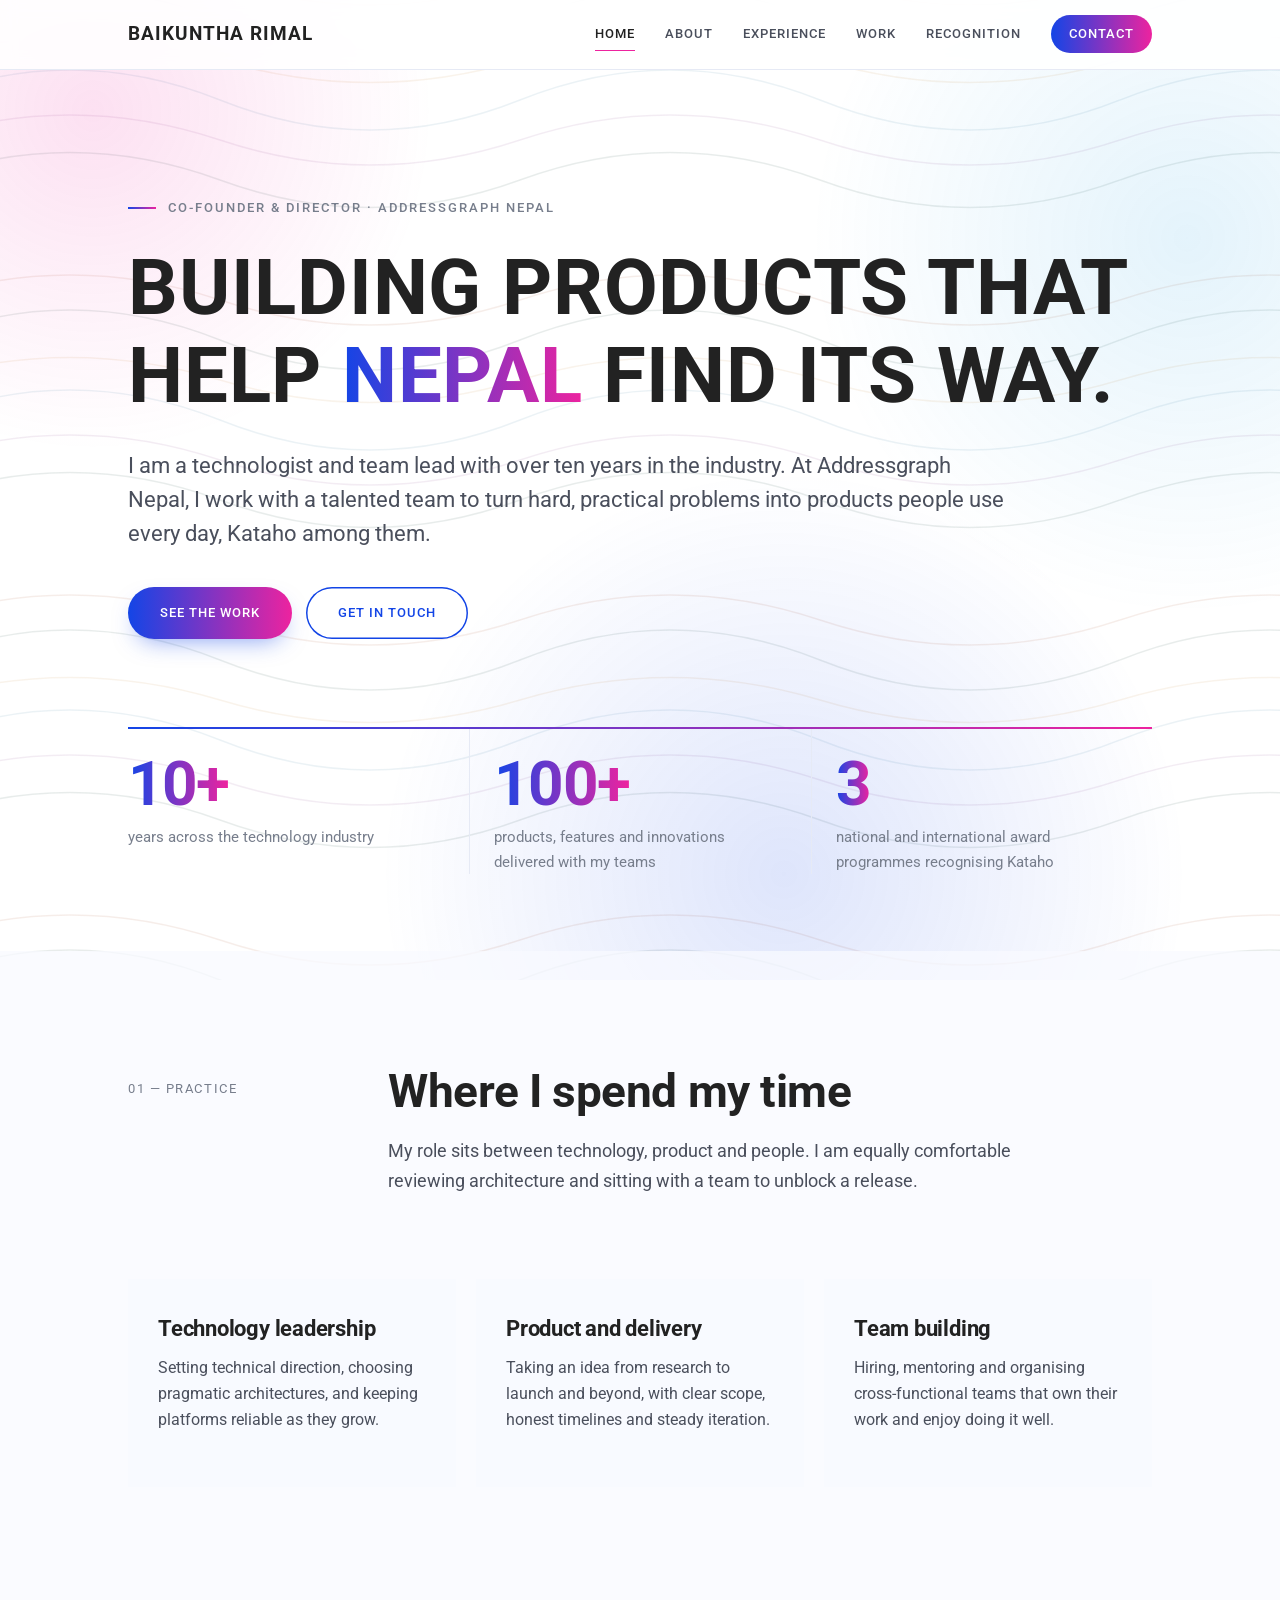
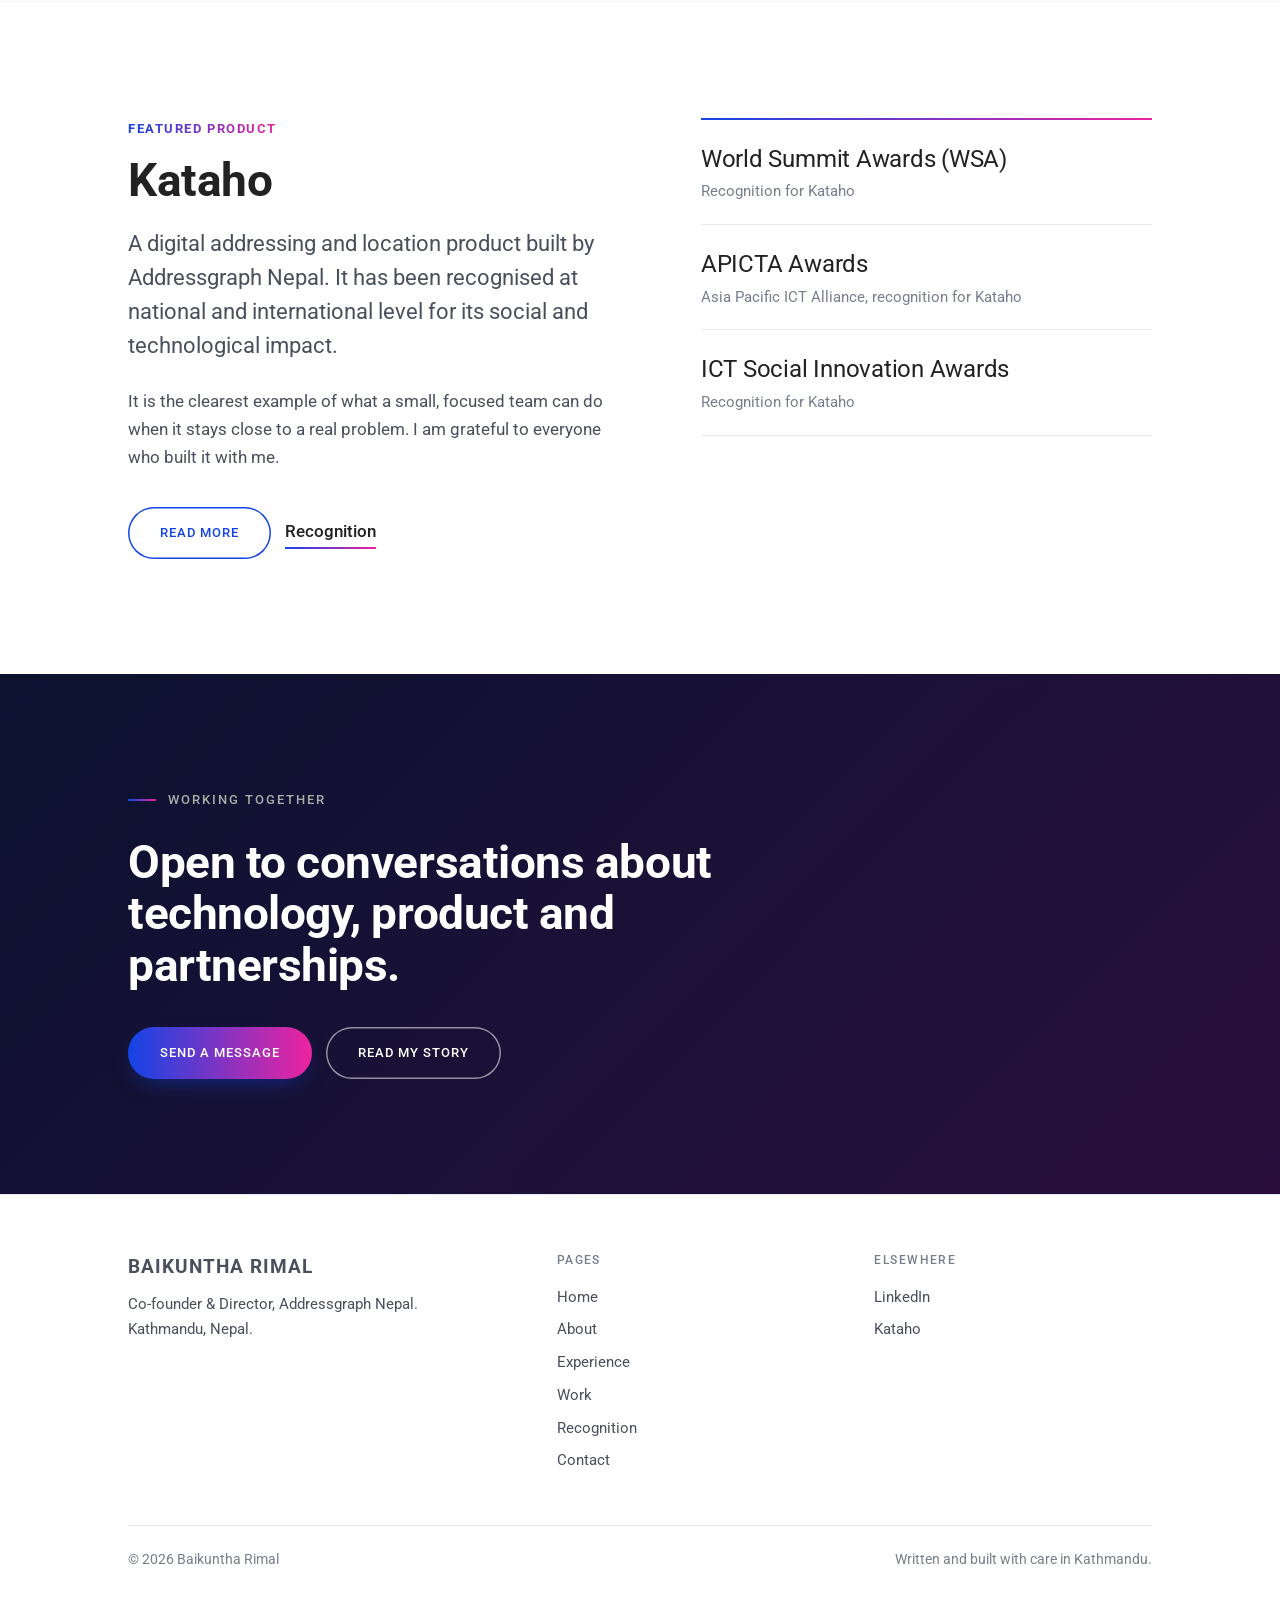
<file: index.html>
<!DOCTYPE html>
<html lang="en">
<head>
<meta charset="utf-8">
<meta name="viewport" content="width=device-width, initial-scale=1">
<title>Baikuntha Rimal | Co-founder & Director, Addressgraph Nepal</title>
<meta name="description" content="Baikuntha Rimal is Co-founder and Director of Addressgraph Nepal, a technology team lead with 10+ years of experience and the force behind award-winning products such as Kataho.">
<meta name="author" content="Baikuntha Rimal">
<meta property="og:type" content="website">
<meta property="og:title" content="Baikuntha Rimal | Co-founder & Director, Addressgraph Nepal">
<meta property="og:description" content="Baikuntha Rimal is Co-founder and Director of Addressgraph Nepal, a technology team lead with 10+ years of experience and the force behind award-winning products such as Kataho.">
<meta name="theme-color" content="#f5f2ec">
<link rel="icon" href="assets/favicon.svg" type="image/svg+xml">
<link rel="preconnect" href="https://fonts.googleapis.com">
<link rel="preconnect" href="https://fonts.gstatic.com" crossorigin>
<link href="https://fonts.googleapis.com/css2?family=Roboto:wght@300;400;500;700&display=swap" rel="stylesheet">
<link rel="stylesheet" href="css/style.css">
</head>
<body>
<a class="skip" href="#main">Skip to content</a>
<header class="site-header">
  <div class="wrap">
    <a class="brand" href="index.html">Baikuntha Rimal</a>
    <button class="menu-btn" aria-expanded="false" aria-controls="site-nav">Menu</button>
    <nav class="nav" id="site-nav" aria-label="Main"><a href="index.html" aria-current="page">Home</a><a href="about.html">About</a><a href="experience.html">Experience</a><a href="work.html">Work</a><a href="recognition.html">Recognition</a><a class="nav-cta" href="contact.html">Contact</a></nav>
  </div>
</header>
<main id="main">

<section class="hero">
  <div class="wrap">
    <div class="eyebrow">Co-founder &amp; Director &middot; Addressgraph Nepal</div>
    <h1>Building products that help <em>Nepal</em> find its way.</h1>
    <p class="lede">I am a technologist and team lead with over ten years in the industry. At Addressgraph Nepal, I work with a talented team to turn hard, practical problems into products people use every day, Kataho among them.</p>
    <div class="actions">
      <a class="btn" href="work.html">See the work</a>
      <a class="btn ghost" href="contact.html">Get in touch</a>
    </div>
    <div class="figures">
      <div class="figure"><strong>10+</strong><span>years across the technology industry</span></div>
      <div class="figure"><strong>100+</strong><span>products, features and innovations delivered with my teams</span></div>
      <div class="figure"><strong>3</strong><span>national and international award programmes recognising Kataho</span></div>
    </div>
  </div>
</section>

<section class="tinted">
  <div class="wrap">
    <div class="sec-head reveal"><div class="num">01 &mdash; Practice</div><div><h2>Where I spend my time</h2><p>My role sits between technology, product and people. I am equally comfortable reviewing architecture and sitting with a team to unblock a release.</p></div></div>
    <div class="cols-3 reveal">
      <div class="col"><h3>Technology leadership</h3><p>Setting technical direction, choosing pragmatic architectures, and keeping platforms reliable as they grow.</p></div>
      <div class="col"><h3>Product and delivery</h3><p>Taking an idea from research to launch and beyond, with clear scope, honest timelines and steady iteration.</p></div>
      <div class="col"><h3>Team building</h3><p>Hiring, mentoring and organising cross-functional teams that own their work and enjoy doing it well.</p></div>
    </div>
  </div>
</section>

<section>
  <div class="wrap">
    <div class="feature">
      <div class="reveal">
        <div class="tag">Featured product</div>
        <h2>Kataho</h2>
        <p class="lede" style="margin-top:20px">A digital addressing and location product built by Addressgraph Nepal. It has been recognised at national and international level for its social and technological impact.</p>
        <p style="color:var(--ink-2)">It is the clearest example of what a small, focused team can do when it stays close to a real problem. I am grateful to everyone who built it with me.</p>
        <div class="actions"><a class="btn ghost" href="work.html">Read more</a><a class="link-arrow" style="align-self:center" href="recognition.html">Recognition</a></div>
      </div>
      <ul class="awards reveal">
        <li><b>World Summit Awards (WSA)</b><span>Recognition for Kataho</span></li>
        <li><b>APICTA Awards</b><span>Asia Pacific ICT Alliance, recognition for Kataho</span></li>
        <li><b>ICT Social Innovation Awards</b><span>Recognition for Kataho</span></li>
      </ul>
    </div>
  </div>
</section>

<section class="dark">
  <div class="wrap">
    <div class="eyebrow reveal">Working together</div>
    <h2 class="reveal" style="max-width:16em">Open to conversations about technology, product and partnerships.</h2>
    <div class="actions reveal"><a class="btn" href="contact.html">Send a message</a><a class="btn ghost" href="about.html">Read my story</a></div>
  </div>
</section>

</main>
<footer class="site-footer">
  <div class="wrap">
    <div class="foot-grid">
      <div>
        <a class="brand" href="index.html">Baikuntha Rimal</a>
        <p>Co-founder &amp; Director, Addressgraph Nepal.<br>Kathmandu, Nepal.</p>
      </div>
      <div>
        <h4>Pages</h4>
        <ul><li><a href="index.html">Home</a></li><li><a href="about.html">About</a></li><li><a href="experience.html">Experience</a></li><li><a href="work.html">Work</a></li><li><a href="recognition.html">Recognition</a></li><li><a href="contact.html">Contact</a></li></ul>
      </div>
      <div>
        <h4>Elsewhere</h4>
        <ul><li><a href="https://www.linkedin.com/in/baikuntharimal/" target="_blank" rel="noopener noreferrer">LinkedIn</a></li>
        <li><a href="https://kataho.com" target="_blank" rel="noopener noreferrer">Kataho</a></li></ul>
      </div>
    </div>
    <div class="legal"><span>&copy; 2026 Baikuntha Rimal</span><span>Written and built with care in Kathmandu.</span></div>
  </div>
</footer>
<script src="js/main.js"></script>
</body>
</html>
</file>
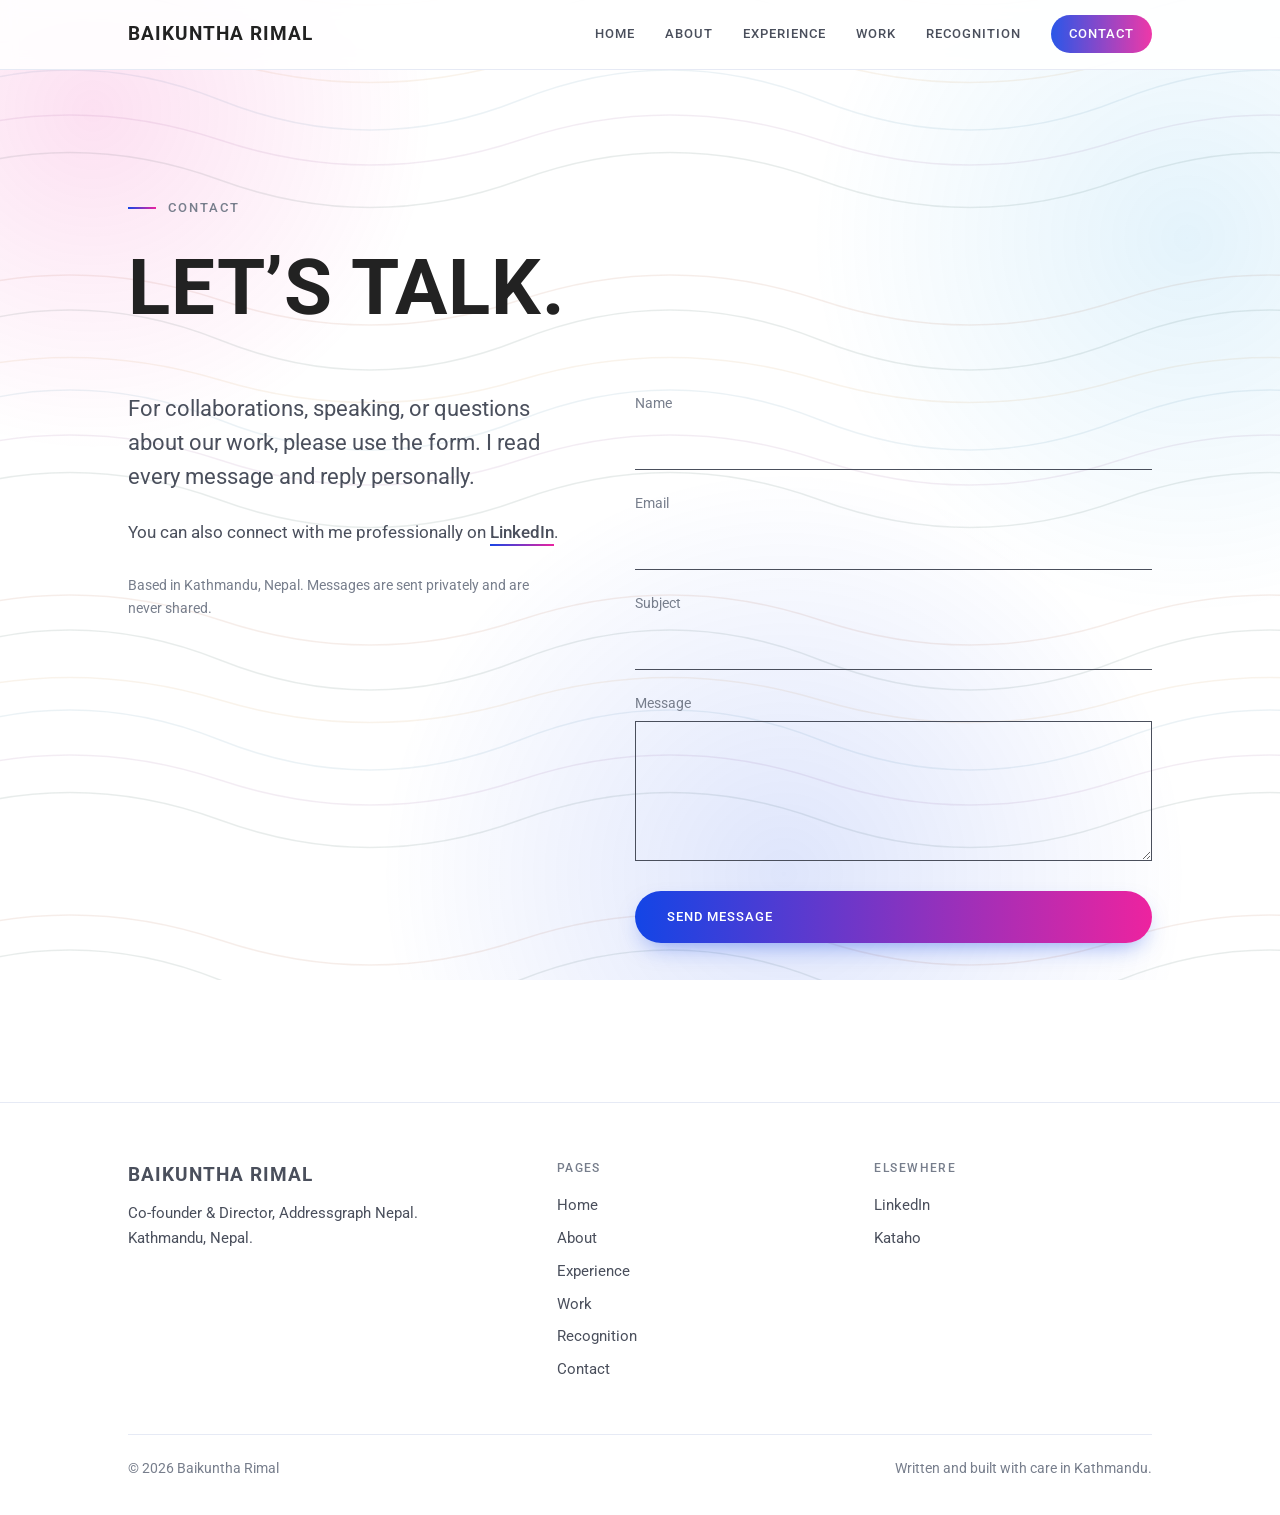
<file: contact.html>
<!DOCTYPE html>
<html lang="en">
<head>
<meta charset="utf-8">
<meta name="viewport" content="width=device-width, initial-scale=1">
<title>Contact | Baikuntha Rimal</title>
<meta name="description" content="Contact Baikuntha Rimal, Co-founder and Director of Addressgraph Nepal.">
<meta name="author" content="Baikuntha Rimal">
<meta property="og:type" content="website">
<meta property="og:title" content="Contact | Baikuntha Rimal">
<meta property="og:description" content="Contact Baikuntha Rimal, Co-founder and Director of Addressgraph Nepal.">
<meta name="theme-color" content="#f5f2ec">
<link rel="icon" href="assets/favicon.svg" type="image/svg+xml">
<link rel="preconnect" href="https://fonts.googleapis.com">
<link rel="preconnect" href="https://fonts.gstatic.com" crossorigin>
<link href="https://fonts.googleapis.com/css2?family=Roboto:wght@300;400;500;700&display=swap" rel="stylesheet">
<link rel="stylesheet" href="css/style.css">
</head>
<body>
<a class="skip" href="#main">Skip to content</a>
<header class="site-header">
  <div class="wrap">
    <a class="brand" href="index.html">Baikuntha Rimal</a>
    <button class="menu-btn" aria-expanded="false" aria-controls="site-nav">Menu</button>
    <nav class="nav" id="site-nav" aria-label="Main"><a href="index.html">Home</a><a href="about.html">About</a><a href="experience.html">Experience</a><a href="work.html">Work</a><a href="recognition.html">Recognition</a><a class="nav-cta" href="contact.html" aria-current="page">Contact</a></nav>
  </div>
</header>
<main id="main">

<section class="hero" style="padding-bottom:40px">
  <div class="wrap">
    <div class="eyebrow">Contact</div>
    <h1>Let&rsquo;s talk.</h1>
  </div>
</section>
<section style="padding-top:20px">
  <div class="wrap contact-grid">
    <div class="reveal">
      <p class="lede">For collaborations, speaking, or questions about our work, please use the form. I read every message and reply personally.</p>
      <p style="color:var(--ink-2)">You can also connect with me professionally on <a class="link-arrow" href="https://www.linkedin.com/in/baikuntharimal/" target="_blank" rel="noopener noreferrer">LinkedIn</a>.</p>
      <p class="form-note" style="margin-top:28px">Based in Kathmandu, Nepal. Messages are sent privately and are never shared.</p>
    </div>
    <form id="contact-form" class="reveal" novalidate>
      <div><label for="name">Name</label><input id="name" name="name" type="text" autocomplete="name" required></div>
      <div><label for="email">Email</label><input id="email" name="email" type="email" autocomplete="email" required></div>
      <div><label for="subject">Subject</label><input id="subject" name="subject" type="text"></div>
      <div><label for="message">Message</label><textarea id="message" name="message" required></textarea></div>
      <div class="hp" aria-hidden="true"><label>Leave empty<input name="website" tabindex="-1" autocomplete="off"></label></div>
      <button class="btn" type="submit">Send message</button>
      <p class="form-status" id="form-status" role="status" aria-live="polite"></p>
    </form>
  </div>
</section>

</main>
<footer class="site-footer">
  <div class="wrap">
    <div class="foot-grid">
      <div>
        <a class="brand" href="index.html">Baikuntha Rimal</a>
        <p>Co-founder &amp; Director, Addressgraph Nepal.<br>Kathmandu, Nepal.</p>
      </div>
      <div>
        <h4>Pages</h4>
        <ul><li><a href="index.html">Home</a></li><li><a href="about.html">About</a></li><li><a href="experience.html">Experience</a></li><li><a href="work.html">Work</a></li><li><a href="recognition.html">Recognition</a></li><li><a href="contact.html">Contact</a></li></ul>
      </div>
      <div>
        <h4>Elsewhere</h4>
        <ul><li><a href="https://www.linkedin.com/in/baikuntharimal/" target="_blank" rel="noopener noreferrer">LinkedIn</a></li>
        <li><a href="https://kataho.com" target="_blank" rel="noopener noreferrer">Kataho</a></li></ul>
      </div>
    </div>
    <div class="legal"><span>&copy; 2026 Baikuntha Rimal</span><span>Written and built with care in Kathmandu.</span></div>
  </div>
</footer>
<script src="js/main.js"></script>
</body>
</html>
</file>
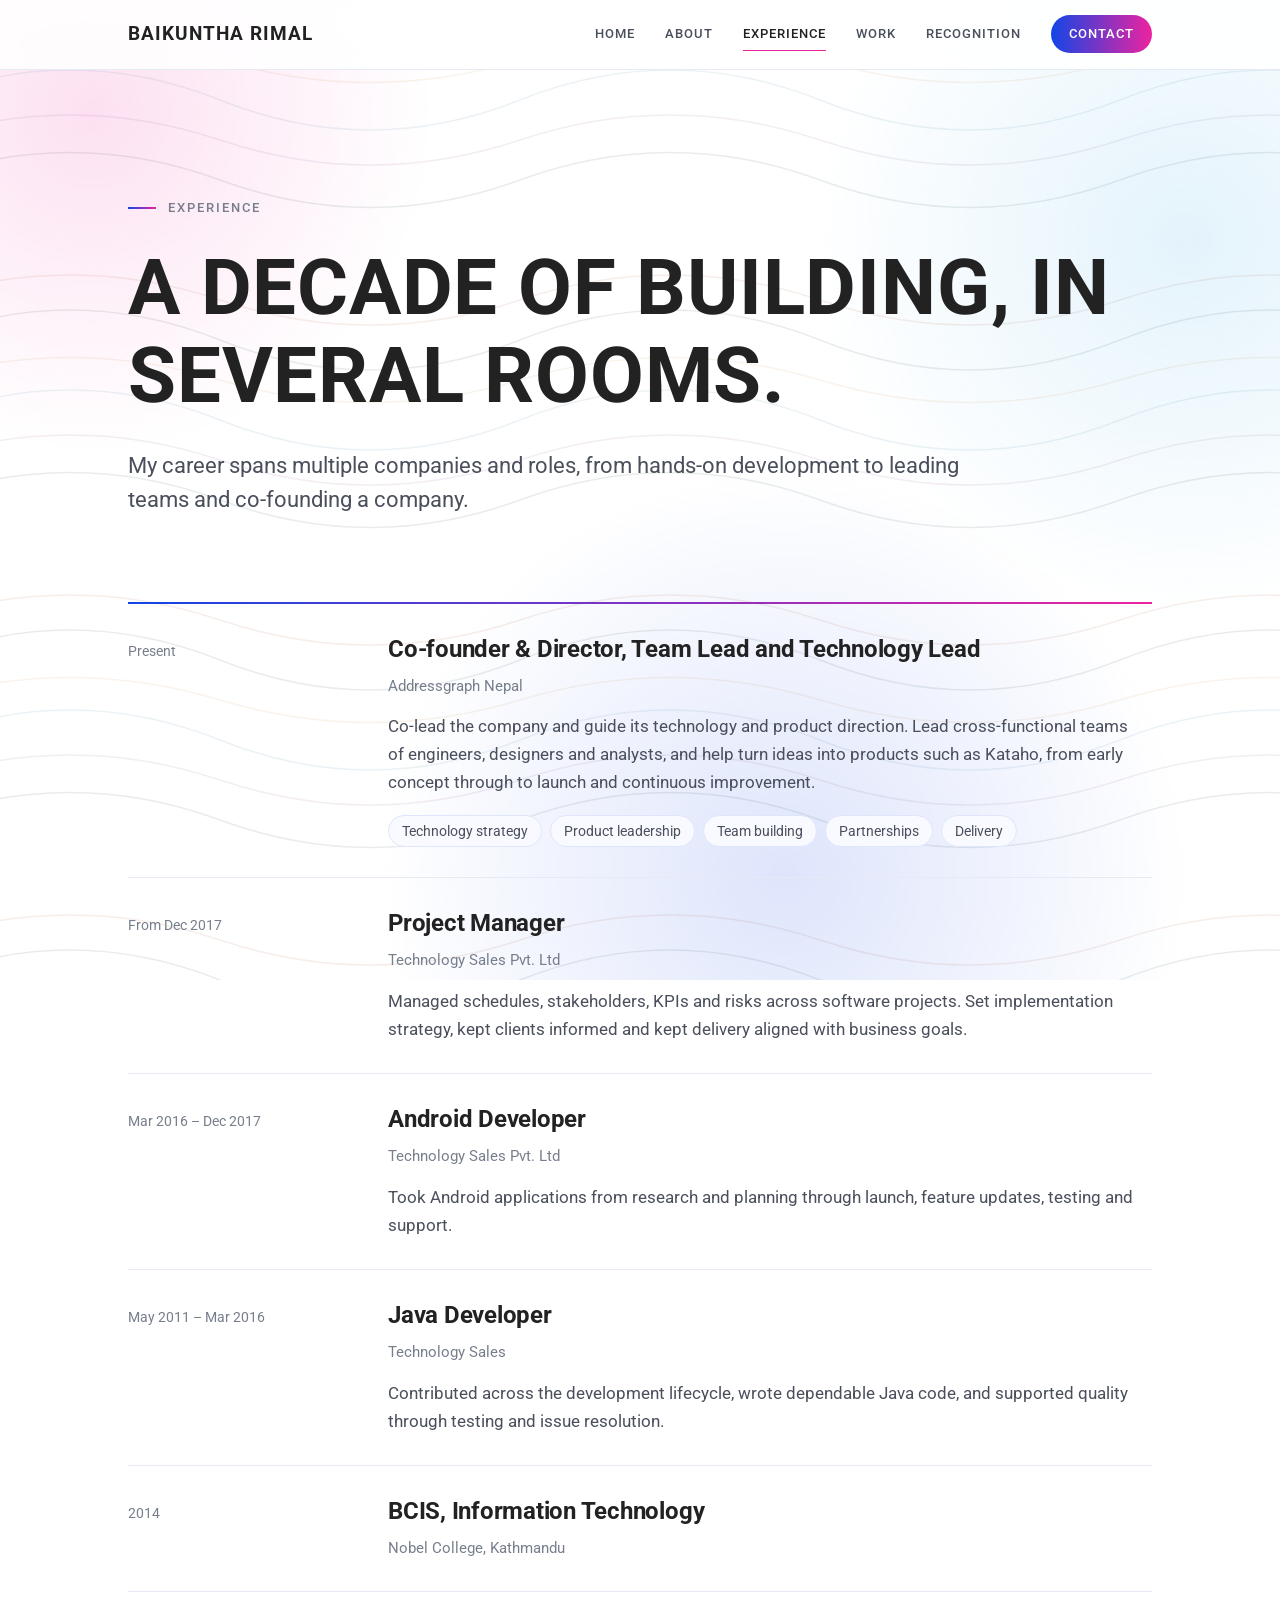
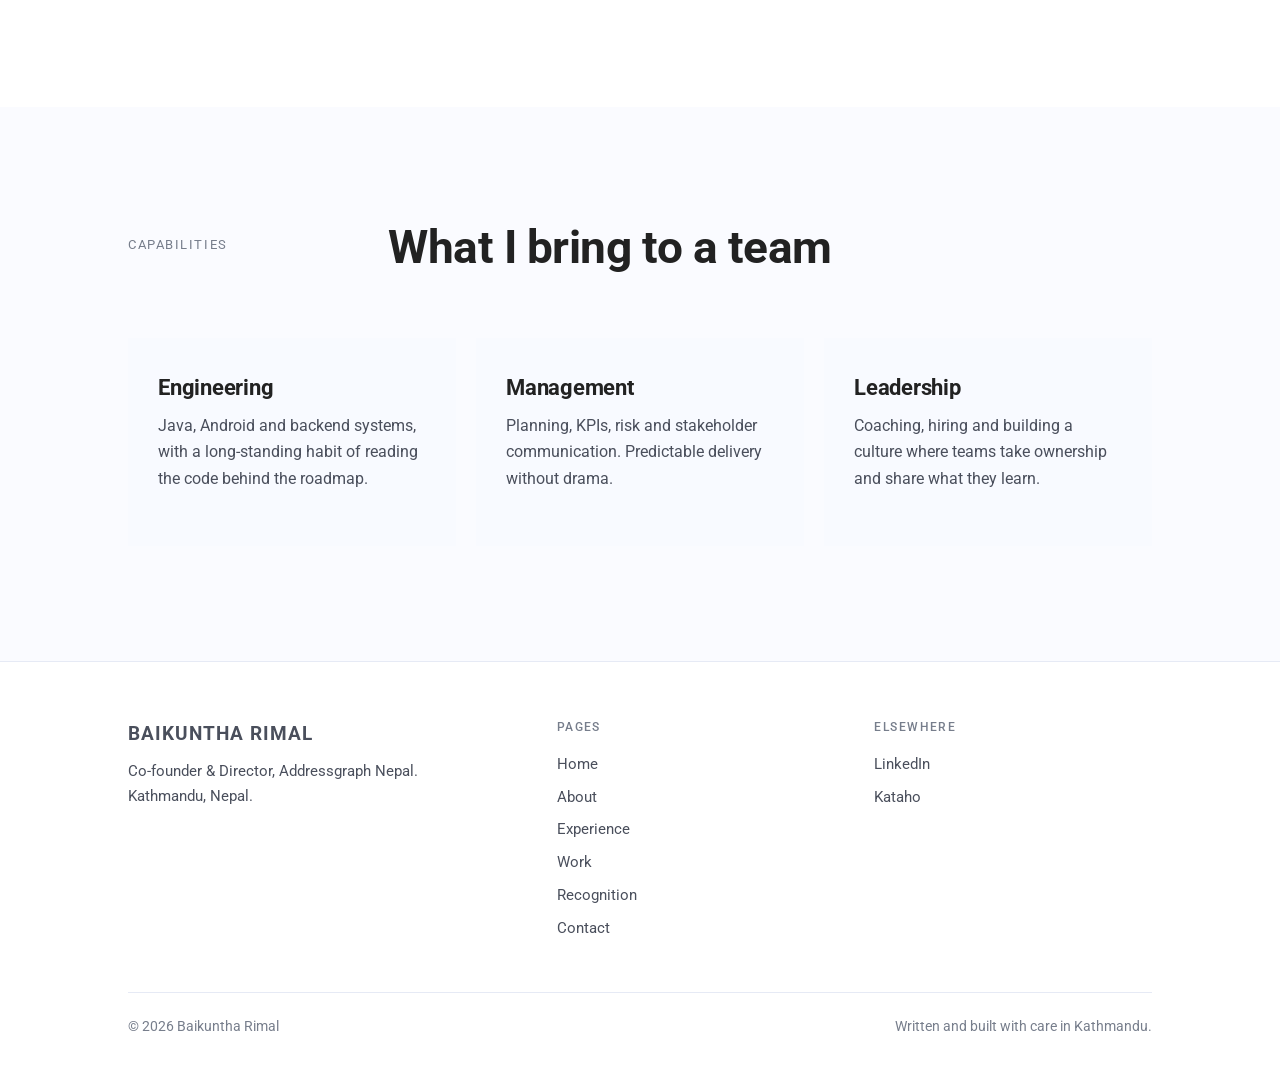
<file: experience.html>
<!DOCTYPE html>
<html lang="en">
<head>
<meta charset="utf-8">
<meta name="viewport" content="width=device-width, initial-scale=1">
<title>Experience | Baikuntha Rimal</title>
<meta name="description" content="Career history of Baikuntha Rimal across multiple companies, from Java and Android developer to project manager and co-founder of Addressgraph Nepal.">
<meta name="author" content="Baikuntha Rimal">
<meta property="og:type" content="website">
<meta property="og:title" content="Experience | Baikuntha Rimal">
<meta property="og:description" content="Career history of Baikuntha Rimal across multiple companies, from Java and Android developer to project manager and co-founder of Addressgraph Nepal.">
<meta name="theme-color" content="#f5f2ec">
<link rel="icon" href="assets/favicon.svg" type="image/svg+xml">
<link rel="preconnect" href="https://fonts.googleapis.com">
<link rel="preconnect" href="https://fonts.gstatic.com" crossorigin>
<link href="https://fonts.googleapis.com/css2?family=Roboto:wght@300;400;500;700&display=swap" rel="stylesheet">
<link rel="stylesheet" href="css/style.css">
</head>
<body>
<a class="skip" href="#main">Skip to content</a>
<header class="site-header">
  <div class="wrap">
    <a class="brand" href="index.html">Baikuntha Rimal</a>
    <button class="menu-btn" aria-expanded="false" aria-controls="site-nav">Menu</button>
    <nav class="nav" id="site-nav" aria-label="Main"><a href="index.html">Home</a><a href="about.html">About</a><a href="experience.html" aria-current="page">Experience</a><a href="work.html">Work</a><a href="recognition.html">Recognition</a><a class="nav-cta" href="contact.html">Contact</a></nav>
  </div>
</header>
<main id="main">

<section class="hero" style="padding-bottom:40px">
  <div class="wrap">
    <div class="eyebrow">Experience</div>
    <h1>A decade of building, in several rooms.</h1>
    <p class="lede">My career spans multiple companies and roles, from hands-on development to leading teams and co-founding a company.</p>
  </div>
</section>
<section style="padding-top:20px">
  <div class="wrap">
    <div class="rows reveal">
      <div class="row">
        <div class="meta">Present</div>
        <div>
          <h3>Co-founder &amp; Director, Team Lead and Technology Lead</h3>
          <p class="sub">Addressgraph Nepal</p>
          <p>Co-lead the company and guide its technology and product direction. Lead cross-functional teams of engineers, designers and analysts, and help turn ideas into products such as Kataho, from early concept through to launch and continuous improvement.</p>
          <ul class="chips"><li>Technology strategy</li><li>Product leadership</li><li>Team building</li><li>Partnerships</li><li>Delivery</li></ul>
        </div>
      </div>
      <div class="row">
        <div class="meta">From Dec 2017</div>
        <div>
          <h3>Project Manager</h3>
          <p class="sub">Technology Sales Pvt. Ltd</p>
          <p>Managed schedules, stakeholders, KPIs and risks across software projects. Set implementation strategy, kept clients informed and kept delivery aligned with business goals.</p>
        </div>
      </div>
      <div class="row">
        <div class="meta">Mar 2016 &ndash; Dec 2017</div>
        <div>
          <h3>Android Developer</h3>
          <p class="sub">Technology Sales Pvt. Ltd</p>
          <p>Took Android applications from research and planning through launch, feature updates, testing and support.</p>
        </div>
      </div>
      <div class="row">
        <div class="meta">May 2011 &ndash; Mar 2016</div>
        <div>
          <h3>Java Developer</h3>
          <p class="sub">Technology Sales</p>
          <p>Contributed across the development lifecycle, wrote dependable Java code, and supported quality through testing and issue resolution.</p>
        </div>
      </div>
      <div class="row">
        <div class="meta">2014</div>
        <div>
          <h3>BCIS, Information Technology</h3>
          <p class="sub">Nobel College, Kathmandu</p>
        </div>
      </div>
    </div>
  </div>
</section>
<section class="tinted">
  <div class="wrap">
    <div class="sec-head reveal"><div class="num">Capabilities</div><div><h2>What I bring to a team</h2></div></div>
    <div class="cols-3 reveal">
      <div class="col"><h3>Engineering</h3><p>Java, Android and backend systems, with a long-standing habit of reading the code behind the roadmap.</p></div>
      <div class="col"><h3>Management</h3><p>Planning, KPIs, risk and stakeholder communication. Predictable delivery without drama.</p></div>
      <div class="col"><h3>Leadership</h3><p>Coaching, hiring and building a culture where teams take ownership and share what they learn.</p></div>
    </div>
  </div>
</section>

</main>
<footer class="site-footer">
  <div class="wrap">
    <div class="foot-grid">
      <div>
        <a class="brand" href="index.html">Baikuntha Rimal</a>
        <p>Co-founder &amp; Director, Addressgraph Nepal.<br>Kathmandu, Nepal.</p>
      </div>
      <div>
        <h4>Pages</h4>
        <ul><li><a href="index.html">Home</a></li><li><a href="about.html">About</a></li><li><a href="experience.html">Experience</a></li><li><a href="work.html">Work</a></li><li><a href="recognition.html">Recognition</a></li><li><a href="contact.html">Contact</a></li></ul>
      </div>
      <div>
        <h4>Elsewhere</h4>
        <ul><li><a href="https://www.linkedin.com/in/baikuntharimal/" target="_blank" rel="noopener noreferrer">LinkedIn</a></li>
        <li><a href="https://kataho.com" target="_blank" rel="noopener noreferrer">Kataho</a></li></ul>
      </div>
    </div>
    <div class="legal"><span>&copy; 2026 Baikuntha Rimal</span><span>Written and built with care in Kathmandu.</span></div>
  </div>
</footer>
<script src="js/main.js"></script>
</body>
</html>
</file>
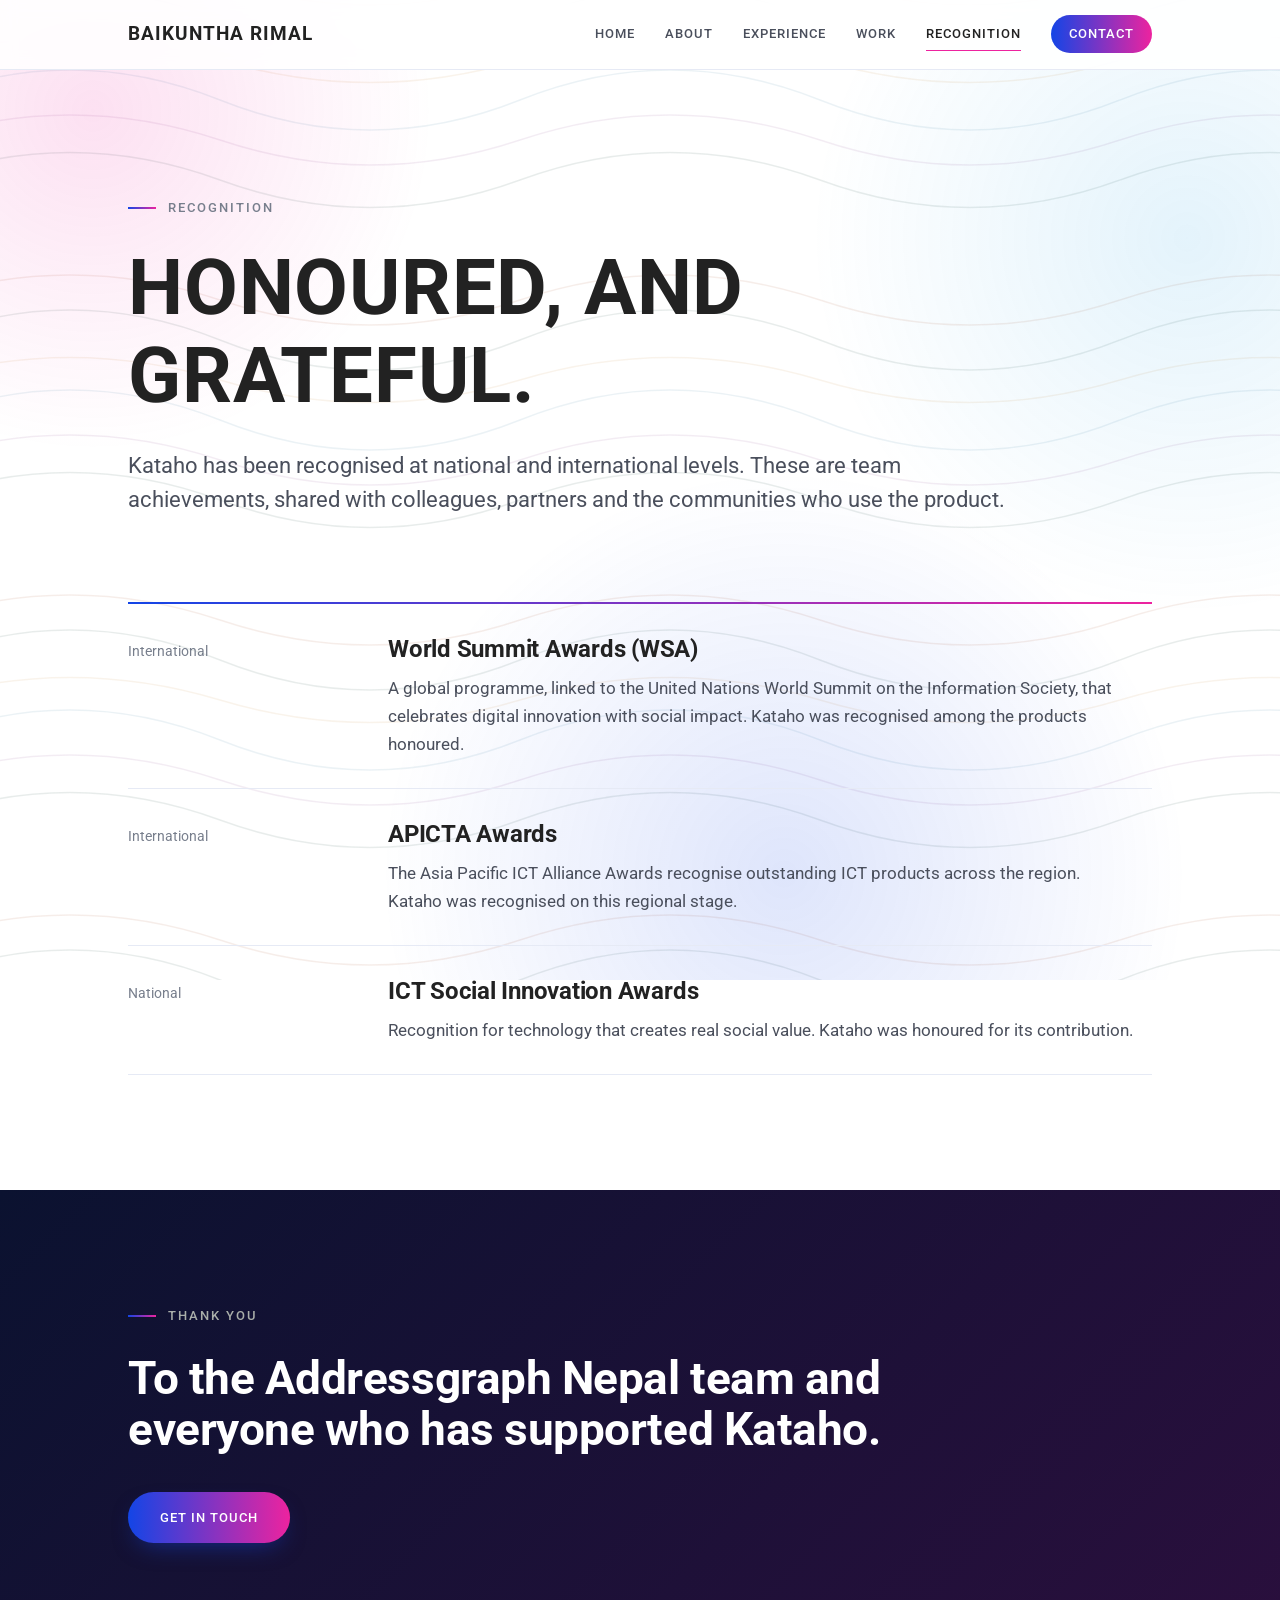
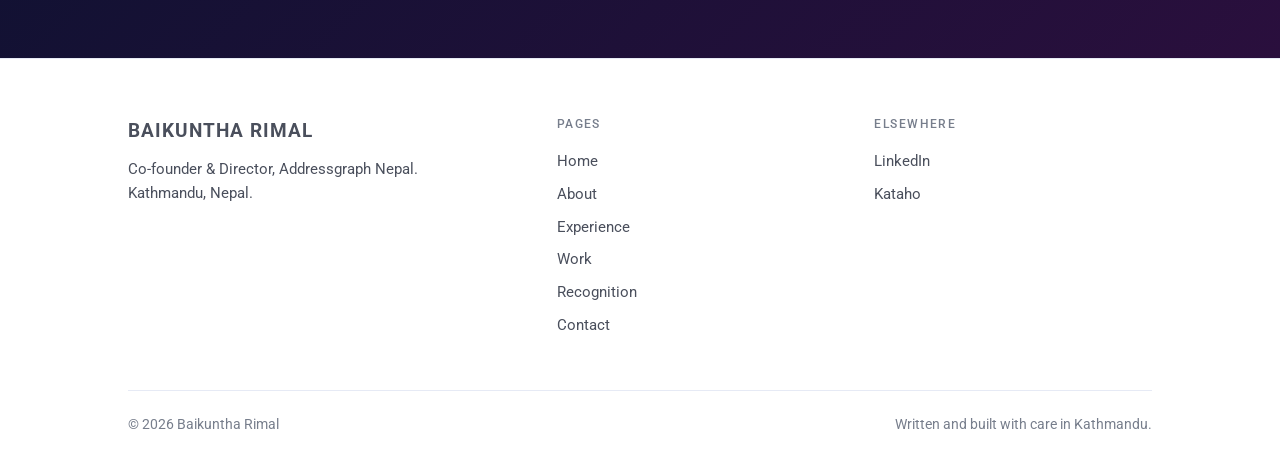
<file: recognition.html>
<!DOCTYPE html>
<html lang="en">
<head>
<meta charset="utf-8">
<meta name="viewport" content="width=device-width, initial-scale=1">
<title>Recognition | Baikuntha Rimal</title>
<meta name="description" content="Awards recognising Kataho: World Summit Awards (WSA), APICTA Awards and ICT Social Innovation Awards.">
<meta name="author" content="Baikuntha Rimal">
<meta property="og:type" content="website">
<meta property="og:title" content="Recognition | Baikuntha Rimal">
<meta property="og:description" content="Awards recognising Kataho: World Summit Awards (WSA), APICTA Awards and ICT Social Innovation Awards.">
<meta name="theme-color" content="#f5f2ec">
<link rel="icon" href="assets/favicon.svg" type="image/svg+xml">
<link rel="preconnect" href="https://fonts.googleapis.com">
<link rel="preconnect" href="https://fonts.gstatic.com" crossorigin>
<link href="https://fonts.googleapis.com/css2?family=Roboto:wght@300;400;500;700&display=swap" rel="stylesheet">
<link rel="stylesheet" href="css/style.css">
</head>
<body>
<a class="skip" href="#main">Skip to content</a>
<header class="site-header">
  <div class="wrap">
    <a class="brand" href="index.html">Baikuntha Rimal</a>
    <button class="menu-btn" aria-expanded="false" aria-controls="site-nav">Menu</button>
    <nav class="nav" id="site-nav" aria-label="Main"><a href="index.html">Home</a><a href="about.html">About</a><a href="experience.html">Experience</a><a href="work.html">Work</a><a href="recognition.html" aria-current="page">Recognition</a><a class="nav-cta" href="contact.html">Contact</a></nav>
  </div>
</header>
<main id="main">

<section class="hero" style="padding-bottom:40px">
  <div class="wrap">
    <div class="eyebrow">Recognition</div>
    <h1>Honoured, and grateful.</h1>
    <p class="lede">Kataho has been recognised at national and international levels. These are team achievements, shared with colleagues, partners and the communities who use the product.</p>
  </div>
</section>
<section style="padding-top:20px">
  <div class="wrap">
    <div class="rows reveal">
      <div class="row"><div class="meta">International</div><div><h3>World Summit Awards (WSA)</h3><p>A global programme, linked to the United Nations World Summit on the Information Society, that celebrates digital innovation with social impact. Kataho was recognised among the products honoured.</p></div></div>
      <div class="row"><div class="meta">International</div><div><h3>APICTA Awards</h3><p>The Asia Pacific ICT Alliance Awards recognise outstanding ICT products across the region. Kataho was recognised on this regional stage.</p></div></div>
      <div class="row"><div class="meta">National</div><div><h3>ICT Social Innovation Awards</h3><p>Recognition for technology that creates real social value. Kataho was honoured for its contribution.</p></div></div>
    </div>
  </div>
</section>
<section class="dark"><div class="wrap">
  <div class="eyebrow">Thank you</div>
  <h2 style="max-width:18em">To the Addressgraph Nepal team and everyone who has supported Kataho.</h2>
  <div class="actions"><a class="btn" href="contact.html">Get in touch</a></div>
</div></section>

</main>
<footer class="site-footer">
  <div class="wrap">
    <div class="foot-grid">
      <div>
        <a class="brand" href="index.html">Baikuntha Rimal</a>
        <p>Co-founder &amp; Director, Addressgraph Nepal.<br>Kathmandu, Nepal.</p>
      </div>
      <div>
        <h4>Pages</h4>
        <ul><li><a href="index.html">Home</a></li><li><a href="about.html">About</a></li><li><a href="experience.html">Experience</a></li><li><a href="work.html">Work</a></li><li><a href="recognition.html">Recognition</a></li><li><a href="contact.html">Contact</a></li></ul>
      </div>
      <div>
        <h4>Elsewhere</h4>
        <ul><li><a href="https://www.linkedin.com/in/baikuntharimal/" target="_blank" rel="noopener noreferrer">LinkedIn</a></li>
        <li><a href="https://kataho.com" target="_blank" rel="noopener noreferrer">Kataho</a></li></ul>
      </div>
    </div>
    <div class="legal"><span>&copy; 2026 Baikuntha Rimal</span><span>Written and built with care in Kathmandu.</span></div>
  </div>
</footer>
<script src="js/main.js"></script>
</body>
</html>
</file>
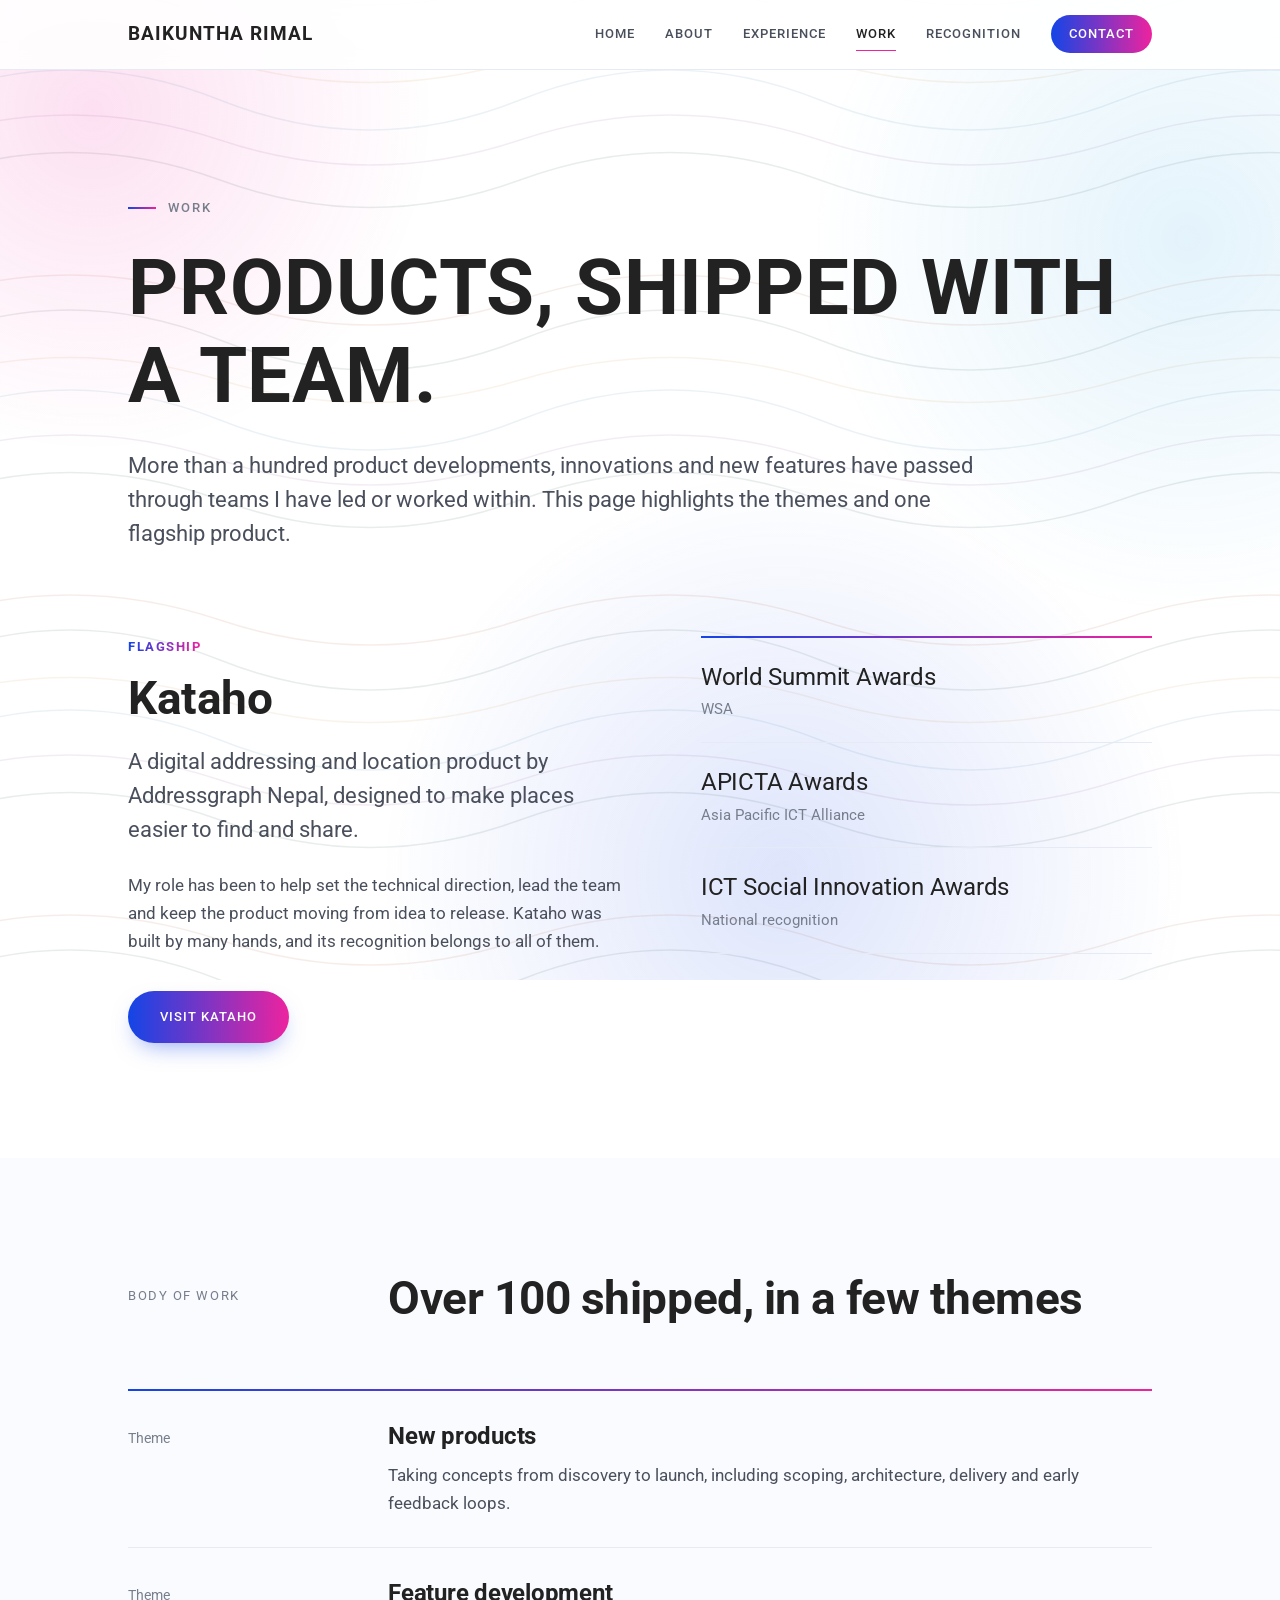
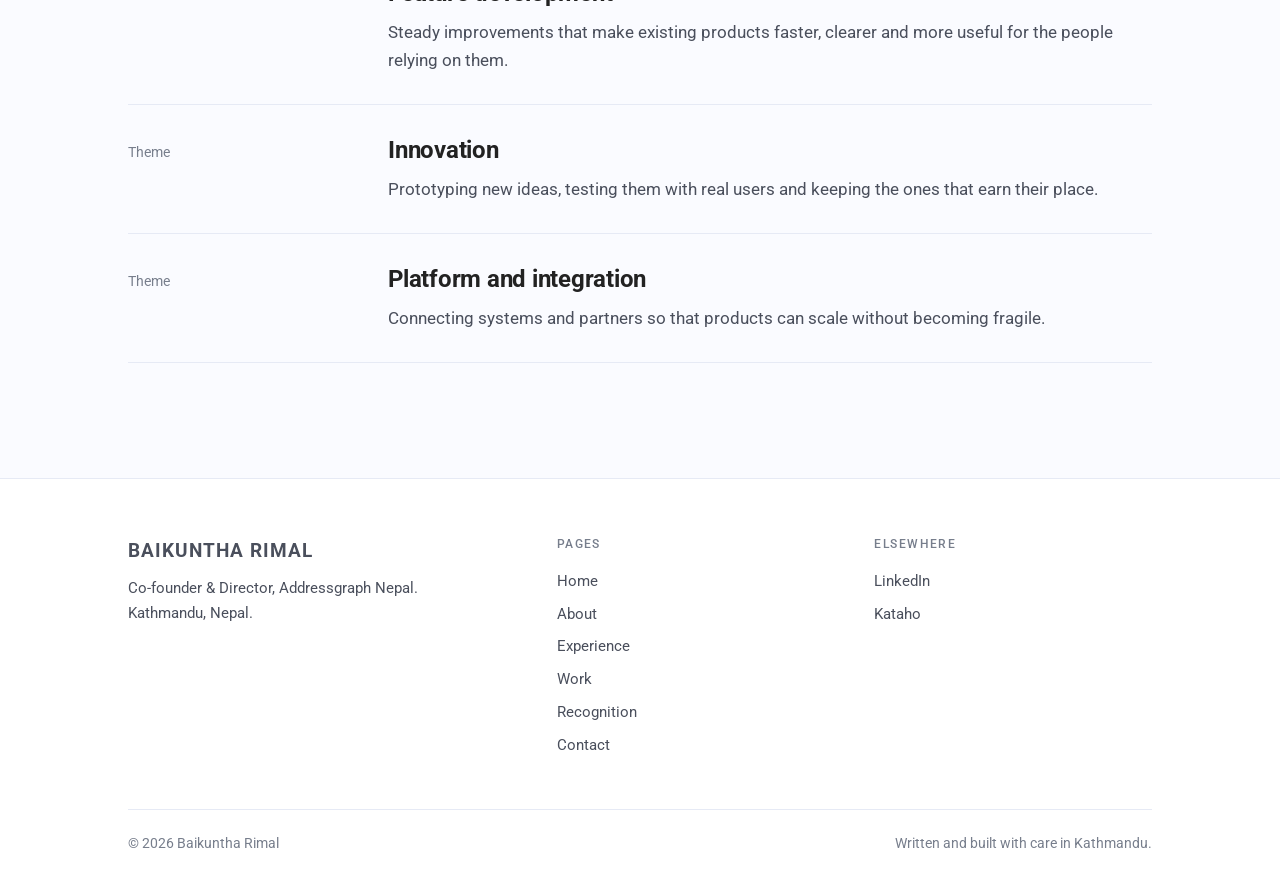
<file: work.html>
<!DOCTYPE html>
<html lang="en">
<head>
<meta charset="utf-8">
<meta name="viewport" content="width=device-width, initial-scale=1">
<title>Work | Baikuntha Rimal</title>
<meta name="description" content="Selected work of Baikuntha Rimal including Kataho, the award-winning product from Addressgraph Nepal, and 100+ product developments and features.">
<meta name="author" content="Baikuntha Rimal">
<meta property="og:type" content="website">
<meta property="og:title" content="Work | Baikuntha Rimal">
<meta property="og:description" content="Selected work of Baikuntha Rimal including Kataho, the award-winning product from Addressgraph Nepal, and 100+ product developments and features.">
<meta name="theme-color" content="#f5f2ec">
<link rel="icon" href="assets/favicon.svg" type="image/svg+xml">
<link rel="preconnect" href="https://fonts.googleapis.com">
<link rel="preconnect" href="https://fonts.gstatic.com" crossorigin>
<link href="https://fonts.googleapis.com/css2?family=Roboto:wght@300;400;500;700&display=swap" rel="stylesheet">
<link rel="stylesheet" href="css/style.css">
</head>
<body>
<a class="skip" href="#main">Skip to content</a>
<header class="site-header">
  <div class="wrap">
    <a class="brand" href="index.html">Baikuntha Rimal</a>
    <button class="menu-btn" aria-expanded="false" aria-controls="site-nav">Menu</button>
    <nav class="nav" id="site-nav" aria-label="Main"><a href="index.html">Home</a><a href="about.html">About</a><a href="experience.html">Experience</a><a href="work.html" aria-current="page">Work</a><a href="recognition.html">Recognition</a><a class="nav-cta" href="contact.html">Contact</a></nav>
  </div>
</header>
<main id="main">

<section class="hero" style="padding-bottom:40px">
  <div class="wrap">
    <div class="eyebrow">Work</div>
    <h1>Products, shipped with a team.</h1>
    <p class="lede">More than a hundred product developments, innovations and new features have passed through teams I have led or worked within. This page highlights the themes and one flagship product.</p>
  </div>
</section>
<section style="padding-top:20px">
  <div class="wrap">
    <div class="feature">
      <div class="reveal">
        <div class="tag">Flagship</div>
        <h2>Kataho</h2>
        <p class="lede" style="margin-top:20px">A digital addressing and location product by Addressgraph Nepal, designed to make places easier to find and share.</p>
        <p style="color:var(--ink-2)">My role has been to help set the technical direction, lead the team and keep the product moving from idea to release. Kataho was built by many hands, and its recognition belongs to all of them.</p>
        <div class="actions"><a class="btn" href="https://kataho.com" target="_blank" rel="noopener noreferrer">Visit Kataho</a></div>
      </div>
      <ul class="awards reveal">
        <li><b>World Summit Awards</b><span>WSA</span></li>
        <li><b>APICTA Awards</b><span>Asia Pacific ICT Alliance</span></li>
        <li><b>ICT Social Innovation Awards</b><span>National recognition</span></li>
      </ul>
    </div>
  </div>
</section>
<section class="tinted">
  <div class="wrap">
    <div class="sec-head reveal"><div class="num">Body of work</div><div><h2>Over 100 shipped, in a few themes</h2></div></div>
    <div class="rows reveal">
      <div class="row"><div class="meta">Theme</div><div><h3>New products</h3><p>Taking concepts from discovery to launch, including scoping, architecture, delivery and early feedback loops.</p></div></div>
      <div class="row"><div class="meta">Theme</div><div><h3>Feature development</h3><p>Steady improvements that make existing products faster, clearer and more useful for the people relying on them.</p></div></div>
      <div class="row"><div class="meta">Theme</div><div><h3>Innovation</h3><p>Prototyping new ideas, testing them with real users and keeping the ones that earn their place.</p></div></div>
      <div class="row"><div class="meta">Theme</div><div><h3>Platform and integration</h3><p>Connecting systems and partners so that products can scale without becoming fragile.</p></div></div>
    </div>
  </div>
</section>

</main>
<footer class="site-footer">
  <div class="wrap">
    <div class="foot-grid">
      <div>
        <a class="brand" href="index.html">Baikuntha Rimal</a>
        <p>Co-founder &amp; Director, Addressgraph Nepal.<br>Kathmandu, Nepal.</p>
      </div>
      <div>
        <h4>Pages</h4>
        <ul><li><a href="index.html">Home</a></li><li><a href="about.html">About</a></li><li><a href="experience.html">Experience</a></li><li><a href="work.html">Work</a></li><li><a href="recognition.html">Recognition</a></li><li><a href="contact.html">Contact</a></li></ul>
      </div>
      <div>
        <h4>Elsewhere</h4>
        <ul><li><a href="https://www.linkedin.com/in/baikuntharimal/" target="_blank" rel="noopener noreferrer">LinkedIn</a></li>
        <li><a href="https://kataho.com" target="_blank" rel="noopener noreferrer">Kataho</a></li></ul>
      </div>
    </div>
    <div class="legal"><span>&copy; 2026 Baikuntha Rimal</span><span>Written and built with care in Kathmandu.</span></div>
  </div>
</footer>
<script src="js/main.js"></script>
</body>
</html>
</file>
<file: css/style.css>
/* Baikuntha Rimal — portfolio
   Breed-inspired: white canvas, Roboto, blue-to-pink gradient accents. */

:root {
  --paper: #ffffff;
  --paper-2: #f8faff;
  --ink: #222222;
  --ink-2: #4a4f5c;
  --muted: #777e8c;
  --line: #e6eaf5;
  --accent: #1345e6;
  --accent-ink: #ffffff;
  --clay: #ed239f;

  --serif: "Roboto", system-ui, -apple-system, "Segoe UI", sans-serif;
  --sans: "Roboto", system-ui, -apple-system, "Segoe UI", sans-serif;

  --wrap: 1120px;
  --grad: linear-gradient(90deg, #1345e6, #ed239f);
  --gutter: clamp(20px, 5vw, 48px);
}

*, *::before, *::after { box-sizing: border-box; }
html { scroll-behavior: smooth; -webkit-text-size-adjust: 100%; }
body {
  margin: 0;
  background: var(--paper);
  color: var(--ink);
  font-family: var(--sans);
  font-size: 17px;
  line-height: 1.65;
  -webkit-font-smoothing: antialiased;
}
/* ---------- Animated wave background (very light) ---------- */
body::before, body::after {
  content: ""; position: fixed; inset: -80px; z-index: -1; pointer-events: none;
}
body::before {
  background-image: url("data:image/svg+xml,%3Csvg xmlns=%22http://www.w3.org/2000/svg%22 width=%221200%22 height=%22320%22 viewBox=%220 0 1200 320%22%3E%3Cpath d=%22M0 60 Q150 10 300 60 T600 60 T900 60 T1200 60%22 fill=%22none%22 stroke=%22%23a8512b%22 stroke-width=%221.5%22/%3E%3Cpath d=%22M0 100 Q150 40 300 100 T600 100 T900 100 T1200 100%22 fill=%22none%22 stroke=%22%231c4a3e%22 stroke-width=%221.5%22/%3E%3Cpath d=%22M0 140 Q150 95 300 140 T600 140 T900 140 T1200 140%22 fill=%22none%22 stroke=%22%23c98a3a%22 stroke-width=%221.5%22/%3E%3Cpath d=%22M0 180 Q150 120 300 180 T600 180 T900 180 T1200 180%22 fill=%22none%22 stroke=%22%233b7ea1%22 stroke-width=%221.5%22/%3E%3Cpath d=%22M0 220 Q150 170 300 220 T600 220 T900 220 T1200 220%22 fill=%22none%22 stroke=%22%238a4a8f%22 stroke-width=%221.5%22/%3E%3Cpath d=%22M0 260 Q150 205 300 260 T600 260 T900 260 T1200 260%22 fill=%22none%22 stroke=%22%231c4a3e%22 stroke-width=%221.5%22/%3E%3C/svg%3E");
  background-size: 1200px 320px;
  opacity: .1;
  animation: wave-flow 50s linear infinite, wave-sway 9s ease-in-out infinite alternate, bg-pulse 10s ease-in-out infinite;
}
body::after {
  background:
    radial-gradient(38vmax 38vmax at 12% 18%, color-mix(in srgb, var(--clay) 14%, transparent), transparent 70%),
    radial-gradient(42vmax 42vmax at 88% 30%, color-mix(in srgb, #1b9de2 12%, transparent), transparent 70%),
    radial-gradient(45vmax 45vmax at 60% 90%, color-mix(in srgb, var(--accent) 14%, transparent), transparent 70%);
  animation: bg-float 26s ease-in-out infinite alternate, bg-pulse 14s ease-in-out infinite reverse;
}
@keyframes wave-flow { to { background-position: 1200px 0; } }
@keyframes wave-sway { from { transform: translateY(-14px); } to { transform: translateY(14px); } }
@keyframes bg-pulse { 0%, 100% { opacity: .05; } 50% { opacity: .13; } }
@keyframes bg-float { from { transform: translate(-3%, -2%) scale(1); } to { transform: translate(3%, 3%) scale(1.12); } }
img { max-width: 100%; display: block; }
a { color: inherit; }
::selection { background: var(--accent); color: var(--accent-ink); }

.wrap { max-width: var(--wrap); margin: 0 auto; padding: 0 var(--gutter); }

.skip {
  position: absolute; left: -999px; top: 8px;
  background: var(--ink); color: var(--paper); padding: 8px 14px; z-index: 100;
}
.skip:focus { left: 8px; }

:focus-visible { outline: 2px solid var(--clay); outline-offset: 3px; }

/* ---------- Header ---------- */
.site-header {
  position: sticky; top: 0; z-index: 50;
  background: color-mix(in srgb, var(--paper) 92%, transparent);
  backdrop-filter: saturate(1.2) blur(8px);
  border-bottom: 1px solid var(--line);
}
.site-header .wrap {
  display: flex; align-items: center; justify-content: space-between;
  height: 68px;
}
.brand {
  font-family: var(--serif); font-size: 21px; font-weight: 500;
  text-decoration: none; letter-spacing: -0.01em;
}
.nav { display: flex; gap: 30px; align-items: center; }
.nav a {
  text-decoration: none; font-size: 15px; color: var(--ink-2);
  padding: 6px 0; border-bottom: 1px solid transparent;
  transition: border-color .2s, color .2s;
}
.nav a:hover { color: var(--ink); border-color: var(--ink); }
.nav a[aria-current="page"] { color: var(--ink); border-color: var(--clay); }
.nav .nav-cta {
  border: 1px solid var(--ink); padding: 8px 18px; border-radius: 999px; color: var(--ink);
}
.nav .nav-cta:hover { background: var(--ink); color: var(--paper); }
.nav .nav-cta[aria-current="page"] { background: var(--ink); color: var(--paper); border-color: var(--ink); }

.menu-btn {
  display: none; background: none; border: 1px solid var(--line);
  border-radius: 999px; padding: 8px 16px; font: inherit; font-size: 14px; color: var(--ink); cursor: pointer;
}

/* ---------- Type ---------- */
h1, h2, h3 { font-family: var(--serif); font-weight: 400; letter-spacing: -0.02em; line-height: 1.12; margin: 0; }
h1 { font-size: clamp(40px, 6.4vw, 78px); }
h2 { font-size: clamp(30px, 4vw, 46px); }
h3 { font-size: 24px; line-height: 1.25; }
h1 em, h2 em { font-style: italic; color: var(--accent); }
p { margin: 0 0 1.1em; }
.lede { font-size: clamp(19px, 2vw, 22px); line-height: 1.55; color: var(--ink-2); max-width: 40em; }
.eyebrow {
  font-size: 13px; letter-spacing: .12em; text-transform: uppercase; color: var(--muted);
  display: flex; align-items: center; gap: 12px; margin-bottom: 26px;
}
.eyebrow::before { content: ""; width: 28px; height: 1px; background: var(--clay); }

/* ---------- Buttons ---------- */
.btn {
  display: inline-flex; align-items: center; gap: 10px;
  font: inherit; font-size: 15px; font-weight: 500; text-decoration: none; cursor: pointer;
  padding: 13px 24px; border-radius: 999px; border: 1px solid var(--ink);
  background: var(--ink); color: var(--paper); transition: background .2s, color .2s, border-color .2s;
}
.btn:hover { background: var(--accent); border-color: var(--accent); }
.btn.ghost { background: transparent; color: var(--ink); }
.btn.ghost:hover { background: var(--ink); color: var(--paper); border-color: var(--ink); }
.actions { display: flex; flex-wrap: wrap; gap: 14px; margin-top: 36px; }
.link-arrow { text-decoration: none; border-bottom: 1px solid var(--clay); padding-bottom: 2px; font-weight: 500; }
.link-arrow:hover { color: var(--accent); }

/* ---------- Sections ---------- */
section { padding: clamp(64px, 9vw, 120px) 0; }
.hero { padding: clamp(64px, 10vw, 128px) 0 clamp(48px, 6vw, 80px); }
.hero h1 { max-width: 14em; }
.hero .lede { margin-top: 30px; }

.tinted { background: color-mix(in srgb, var(--paper-2) 75%, transparent); }
.dark { background: var(--ink); color: var(--paper); }
.dark .eyebrow { color: #a9aea9; }
.dark .lede { color: #cfd2cd; }
.dark .btn { background: var(--paper); color: var(--ink); border-color: var(--paper); }
.dark .btn:hover { background: var(--clay); border-color: var(--clay); color: #fff; }
.dark .btn.ghost { background: transparent; color: var(--paper); border-color: #5b605c; }
.dark .btn.ghost:hover { background: var(--paper); color: var(--ink); }

.sec-head {
  display: grid; grid-template-columns: 220px 1fr; gap: 40px; margin-bottom: clamp(36px, 5vw, 64px);
  align-items: start;
}
.sec-head .num { font-size: 13px; letter-spacing: .12em; text-transform: uppercase; color: var(--muted); padding-top: 12px; }
.sec-head p { max-width: 38em; color: var(--ink-2); margin-top: 18px; font-size: 18px; }

/* ---------- Figures ---------- */
.figures {
  display: grid; grid-template-columns: repeat(3, 1fr);
  border-top: 1px solid var(--ink); margin-top: clamp(48px, 7vw, 88px);
}
.figure { padding: 24px 24px 0 0; }
.figure + .figure { padding-left: 24px; border-left: 1px solid var(--line); }
.figure strong { font-family: var(--serif); font-weight: 400; font-size: clamp(40px, 5vw, 62px); line-height: 1; letter-spacing: -0.03em; display: block; }
.figure span { display: block; margin-top: 10px; font-size: 15px; color: var(--muted); }

/* ---------- Ruled lists ---------- */
.rows { border-top: 1px solid var(--ink); }
.row {
  display: grid; grid-template-columns: 220px 1fr; gap: 40px;
  padding: 30px 0; border-bottom: 1px solid var(--line);
}
.row .meta { font-size: 14px; color: var(--muted); padding-top: 6px; }
.row h3 { margin-bottom: 10px; }
.row p:last-child { margin-bottom: 0; }
.row p { color: var(--ink-2); max-width: 44em; }
.row .sub { font-size: 15px; color: var(--muted); margin-bottom: 14px; }

.cols-3 { display: grid; grid-template-columns: repeat(3, 1fr); gap: 0; border-top: 1px solid var(--ink); }
.col { padding: 28px 32px 8px 0; }
.col + .col { padding-left: 32px; border-left: 1px solid var(--line); }
.col h3 { font-size: 22px; margin-bottom: 12px; }
.col p { color: var(--ink-2); font-size: 16px; }

.chips { list-style: none; padding: 0; margin: 18px 0 0; display: flex; flex-wrap: wrap; gap: 8px; }
.chips li { font-size: 13.5px; border: 1px solid var(--line); border-radius: 999px; padding: 4px 13px; color: var(--ink-2); background: var(--paper); }
.tinted .chips li { background: var(--paper); }

/* ---------- Feature (Kataho) ---------- */
.feature { display: grid; grid-template-columns: 1.1fr 1fr; gap: clamp(32px, 6vw, 88px); align-items: start; }
.feature .tag { font-size: 13px; letter-spacing: .12em; text-transform: uppercase; color: var(--clay); margin-bottom: 16px; }
.awards { list-style: none; margin: 0; padding: 0; border-top: 1px solid var(--ink); }
.awards li { padding: 20px 0; border-bottom: 1px solid var(--line); display: grid; grid-template-columns: 1fr; }
.awards b { font-family: var(--serif); font-weight: 400; font-size: 24px; letter-spacing: -0.01em; }
.awards span { color: var(--muted); font-size: 15px; }
.dark .awards { border-color: #5b605c; }
.dark .awards li { border-color: #2e3230; }
.dark .awards span { color: #a9aea9; }

/* ---------- About ---------- */
.about-grid { display: grid; grid-template-columns: 300px 1fr; gap: clamp(32px, 6vw, 88px); align-items: start; }
.portrait {
  position: relative;
  aspect-ratio: 4 / 5; background: var(--paper-2); border: 1px solid var(--line);
  display: grid; place-items: center; font-family: var(--serif); font-size: 96px; color: var(--accent);
  position: sticky; top: 100px; overflow: hidden;
}
.portrait img { position: absolute; inset: 0; width: 100%; height: 100%; object-fit: cover; }
.prose p { font-size: 18px; color: var(--ink-2); max-width: 40em; }
.prose p:first-of-type { font-size: 21px; color: var(--ink); font-family: var(--serif); line-height: 1.5; }
.facts { margin-top: 40px; border-top: 1px solid var(--ink); }
.facts div { display: grid; grid-template-columns: 160px 1fr; gap: 24px; padding: 14px 0; border-bottom: 1px solid var(--line); font-size: 16px; }
.facts dt { color: var(--muted); }
.facts dd { margin: 0; }
dl.facts { margin-bottom: 0; }

/* ---------- Principles ---------- */
.principles { counter-reset: p; list-style: none; padding: 0; margin: 0; border-top: 1px solid var(--ink); }
.principles li { counter-increment: p; display: grid; grid-template-columns: 220px 1fr; gap: 40px; padding: 28px 0; border-bottom: 1px solid var(--line); }
.principles li::before { content: "0" counter(p); font-family: var(--serif); font-size: 28px; color: var(--clay); }
.principles h3 { font-size: 22px; margin-bottom: 8px; }
.principles p { margin: 0; color: var(--ink-2); max-width: 40em; }

/* ---------- Contact ---------- */
.contact-grid { display: grid; grid-template-columns: 1fr 1.2fr; gap: clamp(32px, 6vw, 88px); }
form { display: grid; gap: 22px; }
label { font-size: 14px; color: var(--muted); display: block; margin-bottom: 6px; }
input, textarea, select {
  width: 100%; font: inherit; font-size: 17px; color: var(--ink);
  background: transparent; border: 0; border-bottom: 1px solid var(--ink-2);
  padding: 10px 0; border-radius: 0;
}
textarea { resize: vertical; min-height: 140px; border: 1px solid var(--ink-2); padding: 12px; }
input:focus, textarea:focus { outline: none; border-color: var(--clay); box-shadow: 0 1px 0 var(--clay); }
.hp { position: absolute; left: -9999px; height: 0; overflow: hidden; }
.form-note { font-size: 14px; color: var(--muted); margin: 0; }
.form-status { min-height: 1.5em; font-size: 15px; margin: 0; }
.form-status.ok { color: var(--accent); }
.form-status.err { color: var(--clay); }
.btn[disabled] { opacity: .6; cursor: wait; }

/* ---------- Footer ---------- */
.site-footer { border-top: 1px solid var(--line); padding: 56px 0 36px; font-size: 15px; color: var(--ink-2); }
.foot-grid { display: grid; grid-template-columns: 1.4fr 1fr 1fr; gap: 40px; }
.foot-grid h4 { font-size: 12px; letter-spacing: .12em; text-transform: uppercase; color: var(--muted); margin: 0 0 14px; font-weight: 500; }
.foot-grid ul { list-style: none; margin: 0; padding: 0; }
.foot-grid li { margin-bottom: 8px; }
.foot-grid a { text-decoration: none; }
.foot-grid a:hover { text-decoration: underline; }
.foot-grid .brand { display: inline-block; margin-bottom: 10px; }
.legal { margin-top: 44px; padding-top: 22px; border-top: 1px solid var(--line); display: flex; justify-content: space-between; gap: 20px; flex-wrap: wrap; font-size: 13.5px; color: var(--muted); }

/* ---------- Motion (opacity only, optional) ---------- */
.js .reveal { opacity: 0; transform: translateY(10px); transition: opacity .7s ease, transform .7s ease; }
.js .reveal.in { opacity: 1; transform: none; }
@media (prefers-reduced-motion: reduce) {
  body::before, body::after { animation: none; }
  html { scroll-behavior: auto; }
  .js .reveal { opacity: 1; transform: none; transition: none; }
}

/* ---------- Responsive ---------- */
@media (max-width: 860px) {
  .menu-btn { display: inline-block; }
  .nav {
    display: none; position: absolute; top: 68px; left: 0; right: 0;
    flex-direction: column; align-items: flex-start; gap: 4px;
    background: var(--paper); border-bottom: 1px solid var(--line); padding: 14px var(--gutter) 24px;
  }
  .nav.open { display: flex; }
  .nav a { padding: 10px 0; font-size: 18px; }
  .sec-head, .row, .principles li { grid-template-columns: 1fr; gap: 10px; }
  .sec-head .num { padding-top: 0; }
  .row .meta { padding-top: 0; }
  .feature, .about-grid, .contact-grid { grid-template-columns: 1fr; }
  .portrait { position: relative; top: 0; max-width: 260px; }
  .cols-3 { grid-template-columns: 1fr; }
  .col, .col + .col { padding: 24px 0 8px; border-left: 0; border-bottom: 1px solid var(--line); }
  .foot-grid { grid-template-columns: 1fr; }
  .figures { grid-template-columns: 1fr; }
  .figure, .figure + .figure { padding: 20px 0; border-left: 0; border-bottom: 1px solid var(--line); }
  .facts div { grid-template-columns: 1fr; gap: 2px; }
}

/* ---------- Breed-inspired theme layer ---------- */
h1, h2, h3 { font-weight: 700; letter-spacing: -0.01em; }
h1 { text-transform: uppercase; letter-spacing: .01em; }
h1 em, h2 em { font-style: normal; background: var(--grad); -webkit-background-clip: text; background-clip: text; -webkit-text-fill-color: transparent; }
.eyebrow { letter-spacing: 2px; font-weight: 500; }
.eyebrow::before { height: 2px; background: var(--grad); }
.site-header { background: color-mix(in srgb, #fff 88%, transparent); border-bottom-color: transparent; box-shadow: 0 1px 0 var(--line); }
.brand { font-weight: 700; text-transform: uppercase; letter-spacing: 1px; font-size: 19px; }
.nav a { font-weight: 500; text-transform: uppercase; font-size: 13px; letter-spacing: 1px; }
.nav a:hover { border-color: #1345e6; }
.nav a[aria-current="page"] { border-color: #ed239f; }
.nav .nav-cta { border: 0; color: #fff; background: var(--grad); }
.nav .nav-cta:hover, .nav .nav-cta[aria-current="page"] { background: var(--grad); color: #fff; opacity: .9; }
.btn { border: 0; background: var(--grad); color: #fff; text-transform: uppercase; letter-spacing: 1px; font-size: 13px; font-weight: 500; padding: 15px 32px; box-shadow: 0 10px 24px -10px rgba(19,69,230,.55); transition: transform .2s, box-shadow .2s; }
.btn:hover { background: var(--grad); border: 0; transform: translateY(-2px); box-shadow: 0 14px 28px -10px rgba(237,35,159,.55); }
.btn.ghost { background: #fff; color: #1345e6; box-shadow: inset 0 0 0 1.5px #1345e6; }
.btn.ghost:hover { background: var(--grad); color: #fff; box-shadow: 0 14px 28px -10px rgba(237,35,159,.55); }
.link-arrow { border-image: var(--grad) 1; border-bottom-width: 2px; border-bottom-style: solid; }
.figures, .rows, .cols-3, .awards, .facts, .principles { border-top: 2px solid; border-image: var(--grad) 1; }
.figure strong { background: var(--grad); -webkit-background-clip: text; background-clip: text; -webkit-text-fill-color: transparent; font-weight: 700; width: fit-content; }
.col, .row { transition: background .3s; }
.cols-3 .col { background: #f8faff; margin: 0; padding: 36px 30px; border-left: 0; }
.cols-3 .col + .col { border-left: 0; padding-left: 30px; }
.cols-3 { gap: 20px; border-top: 0; border-image: none; }
.cols-3 .col:hover { box-shadow: 0 20px 40px -20px rgba(19,69,230,.25); background: #fff; }
.chips li { border-color: #dfe5fb; background: #f8faff; }
.tinted .chips li { background: #fff; }
.feature .tag, .principles li::before { background: var(--grad); -webkit-background-clip: text; background-clip: text; -webkit-text-fill-color: transparent; font-weight: 700; width: fit-content; }
.portrait { border: 0; box-shadow: 0 30px 60px -30px rgba(19,69,230,.35); }
.dark { background: linear-gradient(135deg, #0b1230, #2a0f3d); }
.dark .btn { background: var(--grad); color: #fff; }
.dark .btn.ghost { background: transparent; color: #fff; box-shadow: inset 0 0 0 1.5px #ffffff88; }
.prose p:first-of-type { font-family: var(--sans); }
input:focus, textarea:focus { border-color: #1345e6; box-shadow: 0 1px 0 #1345e6; }
:focus-visible { outline-color: #1345e6; }
</file>
